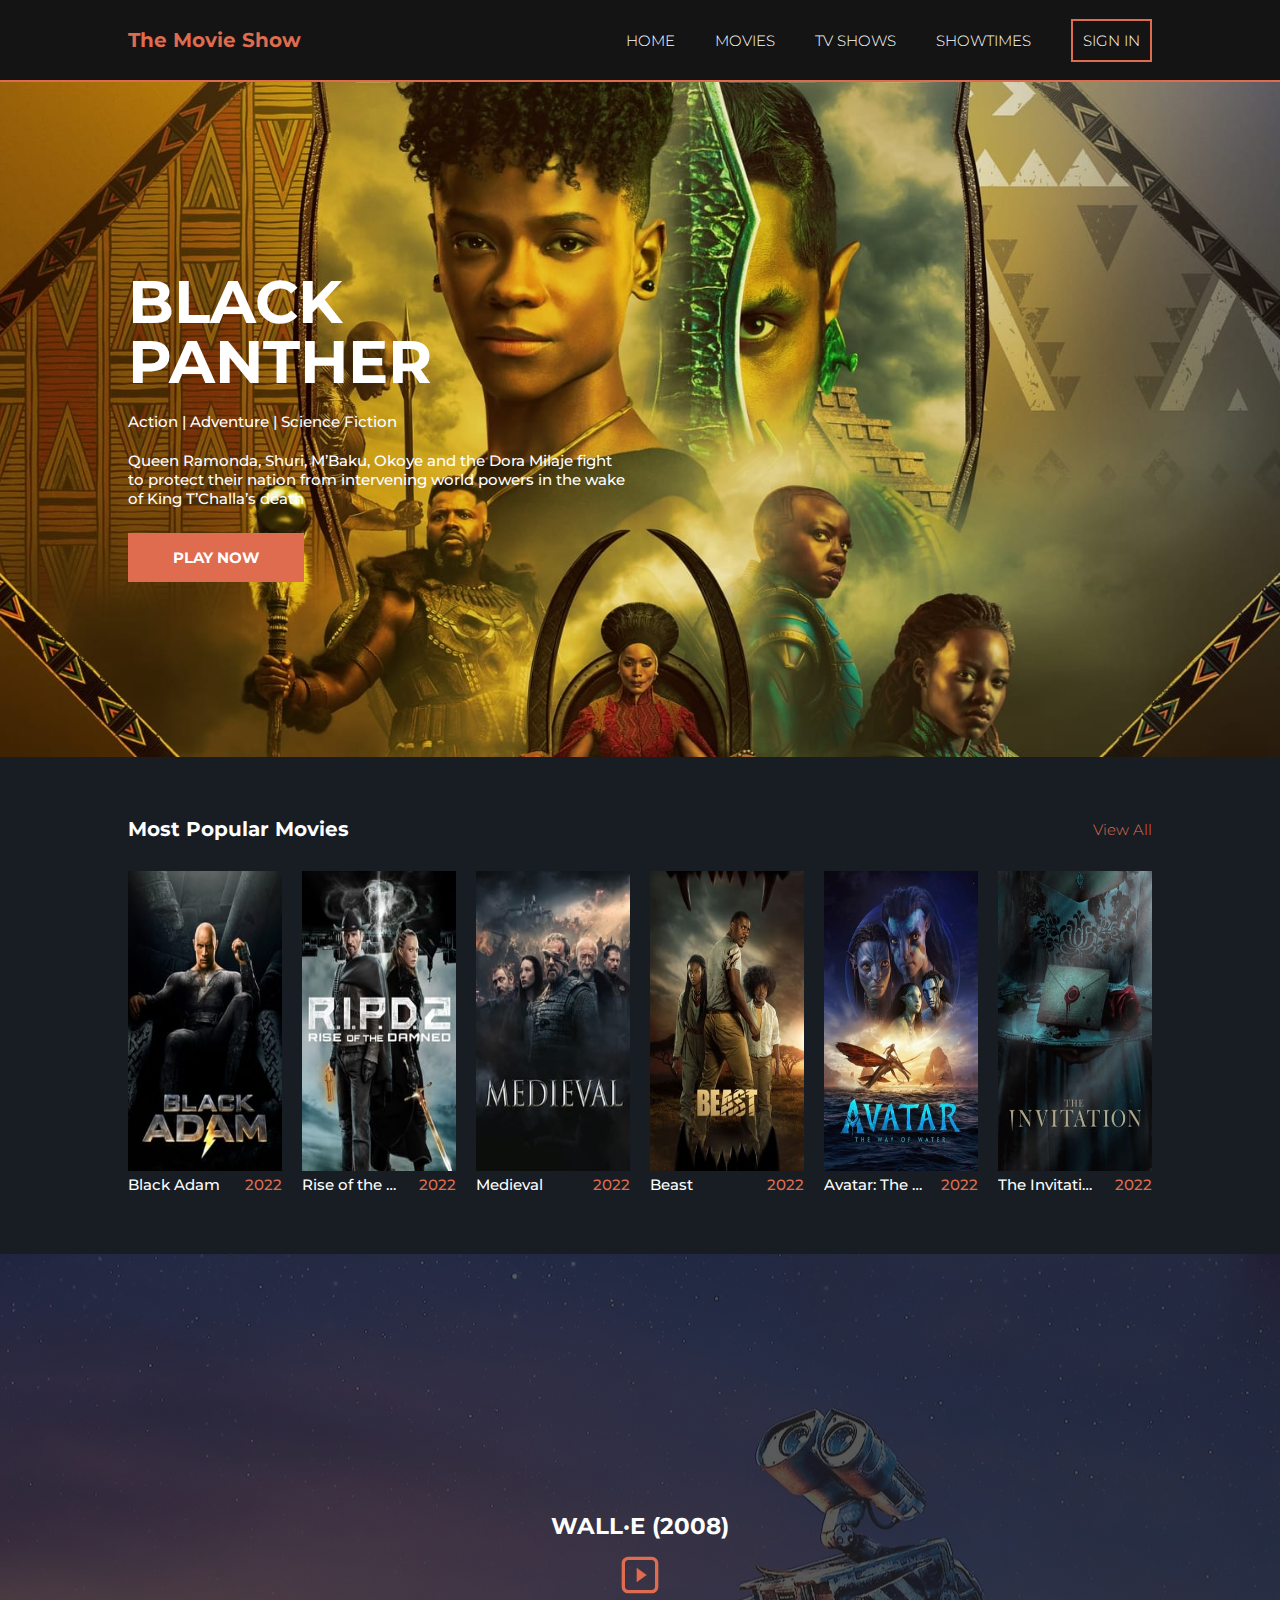
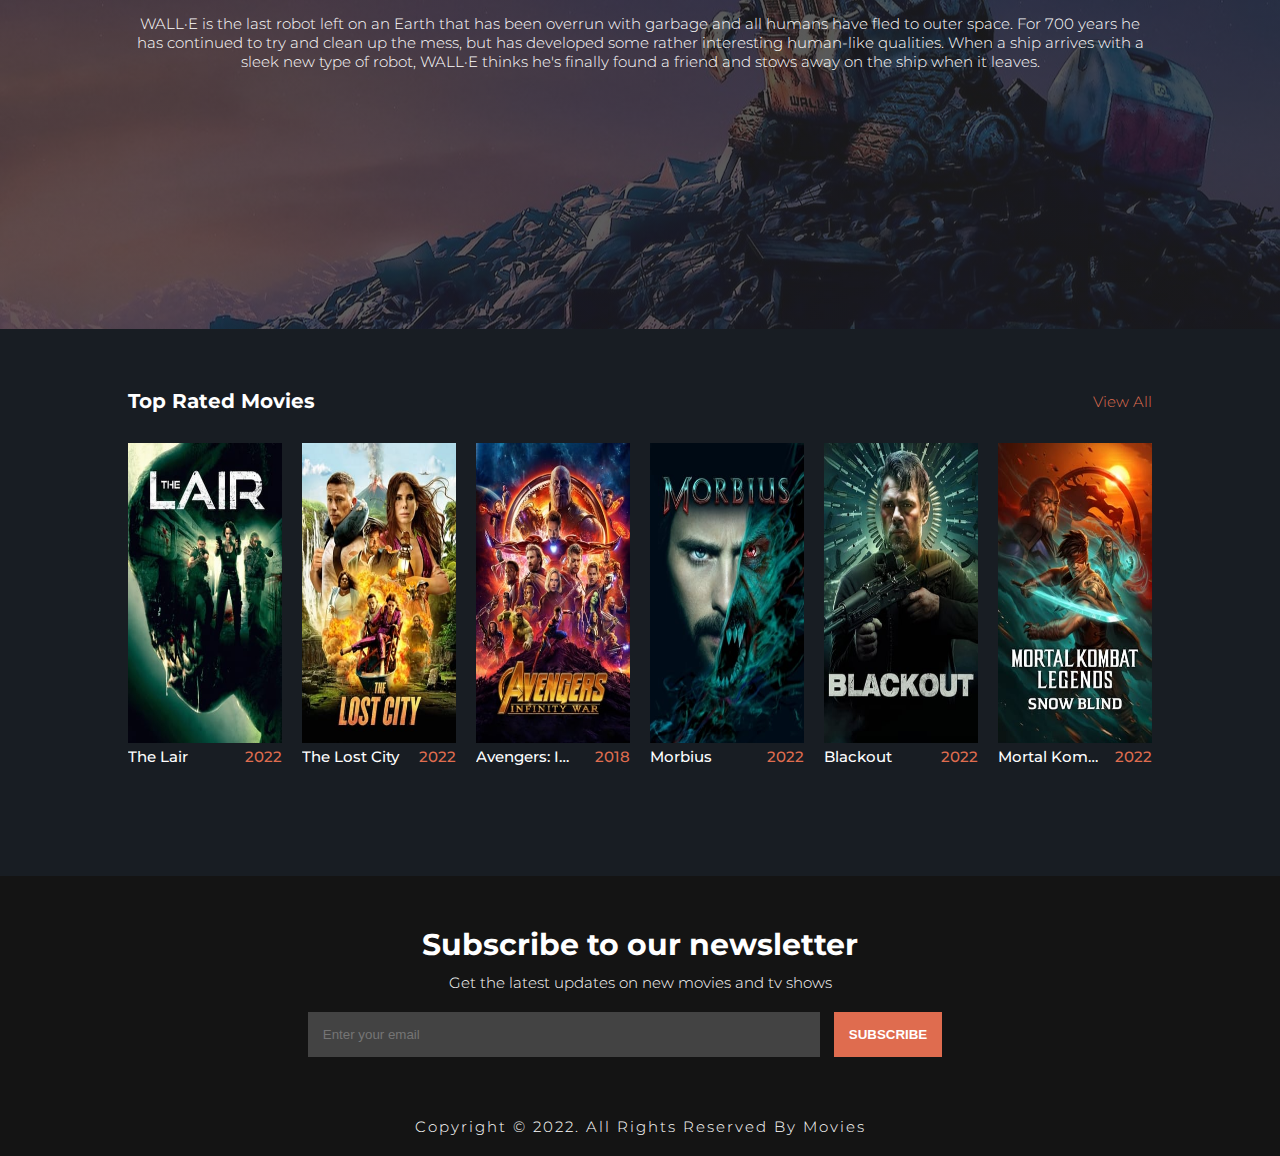
<file: index.html>
<!DOCTYPE html>
<html lang="en">

<head>
  <meta charset="UTF-8" />
  <meta name="viewport"
    content="width=device-width, user-scalable=no, initial-scale=1.0, maximum-scale=1.0, minimum-scale=1.0" />
  <meta http-equiv="X-UA-Compatible" content="ie=edge" />
  <title>Document</title>
  <link rel="preconnect" href="https://fonts.googleapis.com" />
  <link rel="preconnect" href="https://fonts.gstatic.com" crossorigin />
  <link href="https://fonts.googleapis.com/css2?family=Montserrat:wght@300;400;500;600;700&display=swap"
    rel="stylesheet" />
  <link rel="stylesheet" href="style.css" />
</head>

<body>
  <header>
    <div class="container">
      <nav class="navbar">
        <div class="navbar-brand">
          <a href="index.html" class="logo">The Movie Show</a>
        </div>
        <div class="navbar-collapse">
          <ul class="menu-items">
            <li>
              <a href="" class="nav-link">Home</a>
            </li>
            <li>
              <a href="movies.html" class="nav-link">Movies</a>
            </li>
            <li>
              <a href="tv-shows.html" class="nav-link">TV Shows</a>
            </li>
            <li>
              <a href="showtimes.html" class="nav-link">Showtimes</a>
            </li>
            <li>
              <a href="sign-in.html" class="nav-link sign-in">Sign in</a>
            </li>
          </ul>
        </div>
        <div class="mobile-nav">
          <button class="navbar-toggle">
            <span class="navbar-toggle-icon">
              <svg width="24" height="24" viewBox="0 0 24 24" fill="none" xmlns="http://www.w3.org/2000/svg">
                <path
                  d="M2 8C2 7.44772 2.44772 7 3 7H21C21.5523 7 22 7.44772 22 8C22 8.55228 21.5523 9 21 9H3C2.44772 9 2 8.55228 2 8Z"
                  fill="currentColor" />
                <path
                  d="M2 12C2 11.4477 2.44772 11 3 11H21C21.5523 11 22 11.4477 22 12C22 12.5523 21.5523 13 21 13H3C2.44772 13 2 12.5523 2 12Z"
                  fill="currentColor" />
                <path
                  d="M3 15C2.44772 15 2 15.4477 2 16C2 16.5523 2.44772 17 3 17H15C15.5523 17 16 16.5523 16 16C16 15.4477 15.5523 15 15 15H3Z"
                  fill="currentColor" />
              </svg>
            </span>
          </button>
        </div>
      </nav>
    </div>
  </header>
  <main>
    <section class="hero">
      <div class="container">
        <div class="poster">
          <div class="poster-info">
            <h1>Black Panther</h1>
            <span>Action | Adventure | Science Fiction</span>
            <p>
              Queen Ramonda, Shuri, M’Baku, Okoye and the Dora Milaje fight to
              protect their nation from intervening world powers in the wake
              of King T’Challa’s death
            </p>
            <a href="/" class="play-btn btn">Play Now</a>
          </div>
        </div>
      </div>
    </section>
    <section class="popular movies">
      <div class="container">
        <div class="categories">
          <h2 class="categories-title">Most Popular Movies</h2>
          <a href="/" class="view">View All</a>
        </div>
        <div class="movies-card-info grid">
          <div class="movie-card">
            <img src="./img/m1.jpg" alt="Sunset in the mountains" />
            <div class="movies-info">
              <a href="#" class="movie-title">
                <span>Black Adam</span>
              </a>
              <span class="year">2022</span>
            </div>
          </div>
          <div class="movie-card">
            <img src="./img/m2.jpg" alt="Sunset in the mountains" />
            <div class="movies-info">
              <a href="#" class="movie-title">
                <span>Rise of the Damned</span>
              </a>
              <span class="year">2022</span>
            </div>
          </div>
          <div class="movie-card">
            <img src="./img/m3.jpg" alt="Sunset in the mountains" />
            <div class="movies-info">
              <a href="#" class="movie-title">
                <span>Medieval</span>
              </a>
              <span class="year">2022</span>
            </div>
          </div>
          <div class="movie-card">
            <img src="./img/m4.jpg" alt="Sunset in the mountains" />
            <div class="movies-info">
              <a href="#" class="movie-title">
                <span>Beast</span>
              </a>
              <span class="year">2022</span>
            </div>
          </div>
          <div class="movie-card">
            <img src="./img/m5.jpg" alt="Sunset in the mountains" />
            <div class="movies-info">
              <a href="#" class="movie-title">
                <span>Avatar: The Way of Water</span>
              </a>
              <span class="year">2022</span>
            </div>
          </div>
          <div class="movie-card">
            <img src="./img/m6.jpg" alt="Sunset in the mountains" />
            <div class="movies-info">
              <a href="#" class="movie-title">
                <span>The Invitation</span>
              </a>
              <span class="year">2022</span>
            </div>
          </div>
        </div>
      </div>
    </section>
    <section class="trailer">
      <div class="custom-bg">
        <div class="container">
          <div class="trailer-info">
            <div class="play">
              <h2>WALL·E (2008)</h2>
              <a href="/" class="trailer-btn">
                <svg width="40" height="40" viewBox="0 0 24 24" fill="none" xmlns="http://www.w3.org/2000/svg">
                  <path fill-rule="evenodd" clip-rule="evenodd"
                    d="M19 3H5C3.89543 3 3 3.89543 3 5V19C3 20.1046 3.89543 21 5 21H19C20.1046 21 21 20.1046 21 19V5C21 3.89543 20.1046 3 19 3ZM5 1C2.79086 1 1 2.79086 1 5V19C1 21.2091 2.79086 23 5 23H19C21.2091 23 23 21.2091 23 19V5C23 2.79086 21.2091 1 19 1H5Z"
                    fill="currentColor" />
                  <path d="M16 12L10 16.3301V7.66987L16 12Z" fill="currentColor" />
                </svg>
              </a>
              <p>
                WALL·E is the last robot left on an Earth that has been
                overrun with garbage and all humans have fled to outer space.
                For 700 years he has continued to try and clean up the mess,
                but has developed some rather interesting human-like
                qualities. When a ship arrives with a sleek new type of robot,
                WALL·E thinks he's finally found a friend and stows away on
                the ship when it leaves.
              </p>
            </div>
          </div>
        </div>
      </div>
    </section>
    <section class="recent-movies">
      <div class="container">
        <div class="categories">
          <h2 class="categories-title">Top Rated Movies</h2>
          <a href="/" class="view">View All</a>
        </div>
        <div class="movies-card-info grid">
          <div class="movie-card">
            <img src="./img/m7.jpg" alt="Sunset in the mountains" />
            <div class="movies-info">
              <a href="#" class="movie-title">
                <span>The Lair</span>
              </a>
              <span class="year">2022</span>
            </div>
          </div>
          <div class="movie-card">
            <img src="./img/m8.jpg" alt="Sunset in the mountains" />
            <div class="movies-info">
              <a href="#" class="movie-title">
                <span>The Lost City</span>
              </a>
              <span class="year">2022</span>
            </div>
          </div>
          <div class="movie-card">
            <img src="./img/m9.jpg" alt="Sunset in the mountains" />
            <div class="movies-info">
              <a href="#" class="movie-title">
                <span>Avengers: Infinity War</span>
              </a>
              <span class="year">2018</span>
            </div>
          </div>
          <div class="movie-card">
            <img src="./img/m10.jpg" alt="Sunset in the mountains" />
            <div class="movies-info">
              <a href="#" class="movie-title">
                <span>Morbius</span>
              </a>
              <span class="year">2022</span>
            </div>
          </div>
          <div class="movie-card">
            <img src="./img/m11.jpg" alt="Sunset in the mountains" />
            <div class="movies-info">
              <a href="#" class="movie-title">
                <span>Blackout</span>
              </a>
              <span class="year">2022</span>
            </div>
          </div>
          <div class="movie-card">
            <img src="./img/m12.jpg" alt="Sunset in the mountains" />
            <div class="movies-info">
              <a href="#" class="movie-title">
                <span>Mortal Kombat Legends: Snow Blind</span>
              </a>
              <span class="year">2022</span>
            </div>
          </div>
        </div>
      </div>
    </section>
  </main>
  <footer>
    <div class="container">
      <div class="footer-content">
        <div class="subscribers-info">
          <h2>Subscribe to our newsletter</h2>
          <p>Get the latest updates on new movies and tv shows</p>
          <form action="">
            <div class="subscribe-input-box">
              <input type="email" placeholder="Enter your email" class="subscribe-input" />
              <button type="submit" class="sub-btn btn">Subscribe</button>
            </div>
            <p class="show-message"></p>
          </form>
        </div>
        <div class="footer-title">
          Copyright © 2022. All Rights Reserved By Movies
        </div>
      </div>
    </div>
  </footer>



  <script src="script.js"></script>
</body>

</html>
</file>
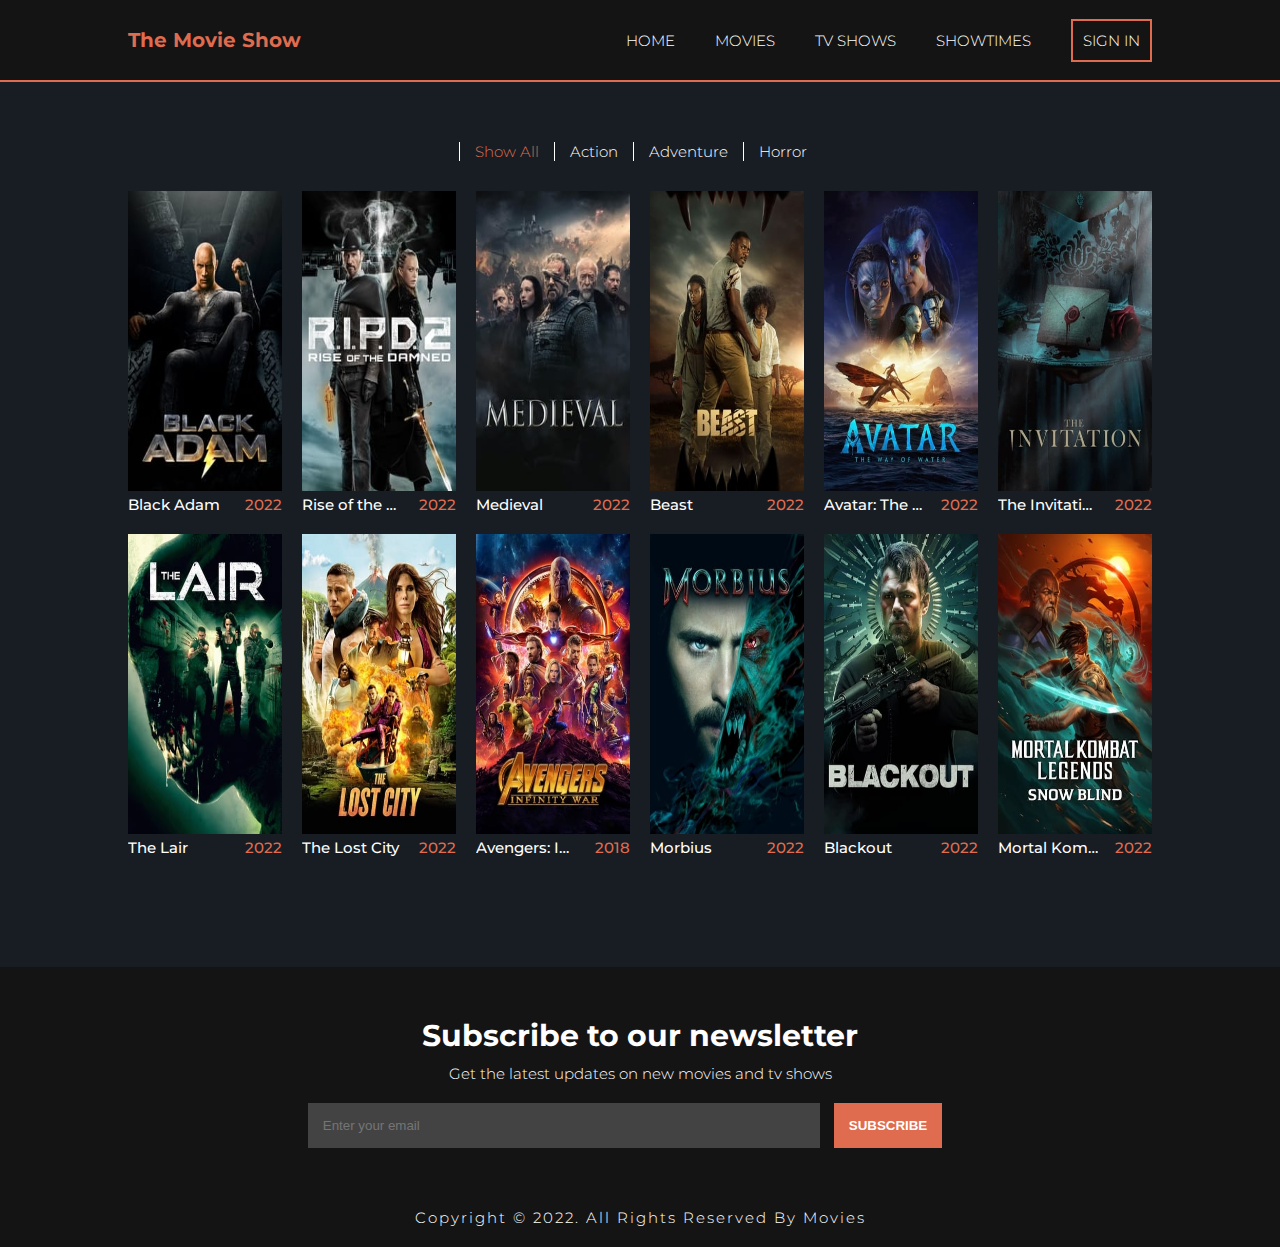
<file: movies.html>
<!DOCTYPE html>
<html lang="en">

<head>
  <meta charset="UTF-8">
  <meta http-equiv="X-UA-Compatible" content="IE=edge">
  <meta name="viewport" content="width=device-width, initial-scale=1.0">
  <title>Document</title>
  <link rel="preconnect" href="https://fonts.googleapis.com" />
  <link rel="preconnect" href="https://fonts.gstatic.com" crossorigin />
  <link href="https://fonts.googleapis.com/css2?family=Montserrat:wght@300;400;500;600;700&display=swap"
    rel="stylesheet" />
  <link rel="stylesheet" href="../style.css" />
</head>

<body>
  <header>
    <div class="container">
      <nav class="navbar">
        <a href="index.html" class="logo">The Movie Show</a>
        <ul class="menu-items">
          <li>
            <a href="" class="nav-link">Home</a>
          </li>
          <li>
            <a href="movies.html" class="nav-link">Movies</a>
          </li>
          <li>
            <a href="tv-shows.html" class="nav-link">TV Shows</a>
          </li>
          <li>
            <a href="showtimes.html" class="nav-link">Showtimes</a>
          </li>
          <li>
            <a href="sign-in.html" class="nav-link sign-in">Sign in</a>
          </li>
        </ul>
      </nav>
    </div>
  </header>
  <main>
    <section class="recent-movies">
      <div class="container">
        <div class="movie-filter">
          <div class="filter-items">
            <a href="#" class="filter-item active">
              <span>Show All</span>
            </a>
            <a href="#" class="filter-item">
              <span>Action</span>
            </a>
            <a href="#" class="filter-item">
              <span>Adventure</span>
            </a>
            <a href="#" class="filter-item">
              <span>Horror</span>
            </a>
          </div>
        </div>
        <div class="movies-card-info grid">
          <div class="movie-card">
            <img src="./img/m1.jpg" alt="Sunset in the mountains">
            <div class="movies-info">
              <a href="#" class="movie-title">
                <span>Black Adam</span>
              </a>
              <span class="year">2022</span>
            </div>
          </div>
          <div class="movie-card">
            <img src="./img/m2.jpg" alt="Sunset in the mountains">
            <div class="movies-info">
              <a href="#" class="movie-title">
                <span>Rise of the Damned</span>
              </a>
              <span class="year">2022</span>
            </div>
          </div>
          <div class="movie-card">
            <img src="./img/m3.jpg" alt="Sunset in the mountains">
            <div class="movies-info">
              <a href="#" class="movie-title">
                <span>Medieval</span>
              </a>
              <span class="year">2022</span>
            </div>
          </div>
          <div class="movie-card">
            <img src="./img/m4.jpg" alt="Sunset in the mountains">
            <div class="movies-info">
              <a href="#" class="movie-title">
                <span>Beast</span>
              </a>
              <span class="year">2022</span>
            </div>
          </div>
          <div class="movie-card">
            <img src="./img/m5.jpg" alt="Sunset in the mountains">
            <div class="movies-info">
              <a href="#" class="movie-title">
                <span>Avatar: The Way of Water</span>
              </a>
              <span class="year">2022</span>
            </div>
          </div>
          <div class="movie-card">
            <img src="./img/m6.jpg" alt="Sunset in the mountains">
            <div class="movies-info">
              <a href="#" class="movie-title">
                <span>The Invitation</span>
              </a>
              <span class="year">2022</span>
            </div>
          </div>
          <div class="movie-card">
            <img src="./img/m7.jpg" alt="Sunset in the mountains">
            <div class="movies-info">
              <a href="#" class="movie-title">
                <span>The Lair</span>
              </a>
              <span class="year">2022</span>
            </div>
          </div>
          <div class="movie-card">
            <img src="./img/m8.jpg" alt="Sunset in the mountains">
            <div class="movies-info">
              <a href="#" class="movie-title">
                <span>The Lost City</span>
              </a>
              <span class="year">2022</span>
            </div>
          </div>
          <div class="movie-card">
            <img src="./img/m9.jpg" alt="Sunset in the mountains">
            <div class="movies-info">
              <a href="#" class="movie-title">
                <span>Avengers: Infinity War</span>
              </a>
              <span class="year">2018</span>
            </div>
          </div>
          <div class="movie-card">
            <img src="./img/m10.jpg" alt="Sunset in the mountains">
            <div class="movies-info">
              <a href="#" class="movie-title">
                <span>Morbius</span>
              </a>
              <span class="year">2022</span>
            </div>
          </div>
          <div class="movie-card">
            <img src="./img/m11.jpg" alt="Sunset in the mountains">
            <div class="movies-info">
              <a href="#" class="movie-title">
                <span>Blackout</span>
              </a>
              <span class="year">2022</span>
            </div>
          </div>
          <div class="movie-card">
            <img src="./img/m12.jpg" alt="Sunset in the mountains">
            <div class="movies-info">
              <a href="#" class="movie-title">
                <span>Mortal Kombat Legends: Snow Blind</span>
              </a>
              <span class="year">2022</span>
            </div>
          </div>
        </div>
      </div>
    </section>
  </main>
  <footer>
    <div class="container">
      <div class="footer-content">
        <div class="subscribers-info">
          <h2>Subscribe to our newsletter</h2>
          <p>Get the latest updates on new movies and tv shows</p>
          <form action="">
            <div class="subscribe-input-box">
              <input type="email" placeholder="Enter your email" class="subscribe-input" />
              <button type="submit" class="sub-btn btn">Subscribe</button>
            </div>
            <p class="show-message"></p>
          </form>
        </div>
        <div class="footer-title">
          Copyright © 2022. All Rights Reserved By Movies
        </div>
      </div>
    </div>
  </footer>
  <script src="script.js"></script>
</body>

</html>
</file>
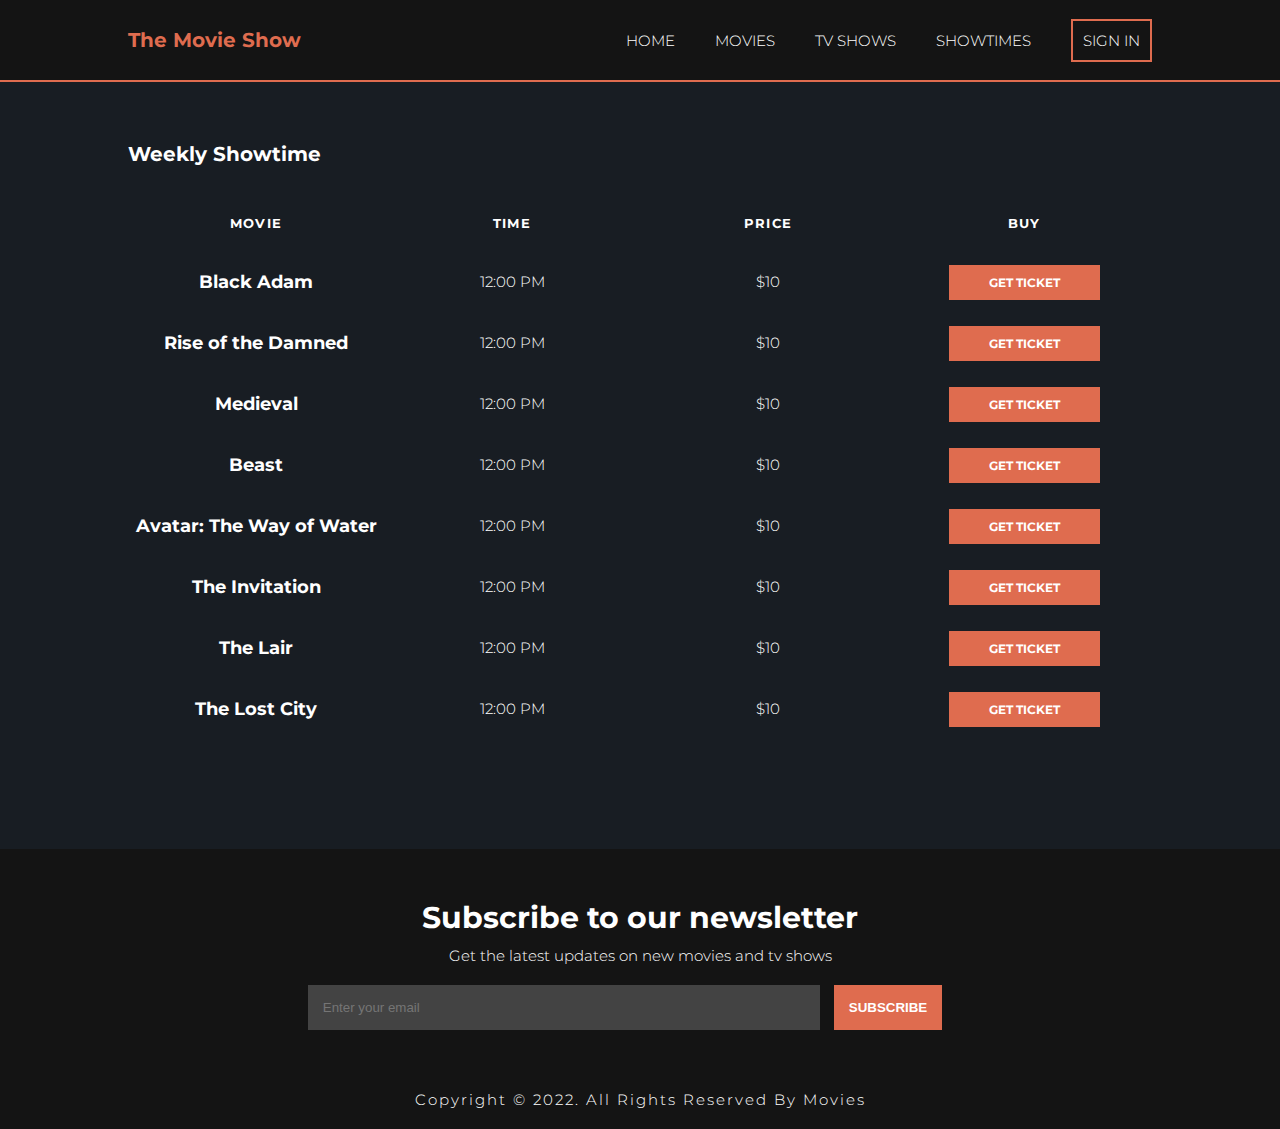
<file: showtimes.html>
<!DOCTYPE html>
<html lang="en">

<head>
  <meta charset="UTF-8" />
  <meta http-equiv="X-UA-Compatible" content="IE=edge" />
  <meta name="viewport" content="width=device-width, initial-scale=1.0" />
  <title>Document</title>
  <link rel="preconnect" href="https://fonts.googleapis.com" />
  <link rel="preconnect" href="https://fonts.gstatic.com" crossorigin />
  <link href="https://fonts.googleapis.com/css2?family=Montserrat:wght@300;400;500;600;700&display=swap"
    rel="stylesheet" />
  <link rel="stylesheet" href="style.css" />
</head>

<body>
  <header>
    <div class="container">
      <nav class="navbar">
        <a href="index.html" class="logo">The Movie Show</a>
        <ul class="menu-items">
          <li>
            <a href="index.html" class="nav-link">Home</a>
          </li>
          <li>
            <a href="movies.html" class="nav-link">Movies</a>
          </li>
          <li>
            <a href="tv-shows.html" class="nav-link">TV Shows</a>
          </li>
          <li>
            <a href="showtimes.html" class="nav-link">Showtimes</a>
          </li>
          <li>
            <a href="sign-in.html" class="nav-link sign-in">Sign in</a>
          </li>
        </ul>
      </nav>
    </div>
  </header>
  <main>
    <section class="showtimes">
      <div class="container">
        <h2 class="categories-title">Weekly Showtime</h2>
        <div class="showtimes-table">
          <table>
            <thead>
              <tr>
                <th scope="col">Movie</th>
                <th scope="col">Time</th>
                <th scope="col">Price</th>
                <th scope="col">Buy</th>
              </tr>
            </thead>
            <tbody>
              <tr class="info">
                <td>
                  <h3>Black Adam</h3>
                </td>
                <td>12:00 PM</td>
                <td>$10</td>
                <td>
                  <a href="sign-in.html" class="buy-btn btn">Get Ticket</a>
                </td>
              </tr>
              <tr class="info">
                <td>
                  <h3>Rise of the Damned</h3>
                </td>
                <td>12:00 PM</td>
                <td>$10</td>
                <td>
                  <a href="sign-in.html" class="buy-btn btn">Get Ticket</a>
                </td>
              </tr>
              <tr class="info">
                <td>
                  <h3>Medieval</h3>
                </td>
                <td>12:00 PM</td>
                <td>$10</td>
                <td>
                  <a href="sign-in.html" class="buy-btn btn">Get Ticket</a>
                </td>
              </tr>
              <tr class="info">
                <td>
                  <h3>Beast</h3>
                </td>
                <td>12:00 PM</td>
                <td>$10</td>
                <td>
                  <a href="sign-in.html" class="buy-btn btn">Get Ticket</a>
                </td>
              </tr>
              <tr class="info">
                <td>
                  <h3>Avatar: The Way of Water</h3>
                </td>
                <td>12:00 PM</td>
                <td>$10</td>
                <td>
                  <a href="sign-in.html" class="buy-btn btn">Get Ticket</a>
                </td>
              </tr>
              <tr class="info">
                <td>
                  <h3>The Invitation</h3>
                </td>
                <td>12:00 PM</td>
                <td>$10</td>
                <td>
                  <a href="sign-in.html" class="buy-btn btn">Get Ticket</a>
                </td>
              </tr>
              <tr class="info">
                <td>
                  <h3>The Lair</h3>
                </td>
                <td>12:00 PM</td>
                <td>$10</td>
                <td>
                  <a href="sign-in.html" class="buy-btn btn">Get Ticket</a>
                </td>
              </tr>
              <tr class="info">
                <td>
                  <h3>The Lost City</h3>
                </td>
                <td>12:00 PM</td>
                <td>$10</td>
                <td>
                  <a href="sign-in.html" class="buy-btn btn">Get Ticket</a>
                </td>
              </tr>
            </tbody>
          </table>
        </div>
      </div>
    </section>
  </main>
  <footer>
    <div class="container">
      <div class="footer-content">
        <div class="subscribers-info">
          <h2>Subscribe to our newsletter</h2>
          <p>Get the latest updates on new movies and tv shows</p>
          <form action="">
            <div class="subscribe-input-box">
              <input type="email" placeholder="Enter your email" class="subscribe-input" />
              <button type="submit" class="sub-btn btn">Subscribe</button>
            </div>
            <p class="show-message"></p>
          </form>
        </div>
        <div class="footer-title">
          Copyright © 2022. All Rights Reserved By Movies
        </div>
      </div>
    </div>
  </footer>
  <script src="script.js"></script>
</body>

</html>
</file>
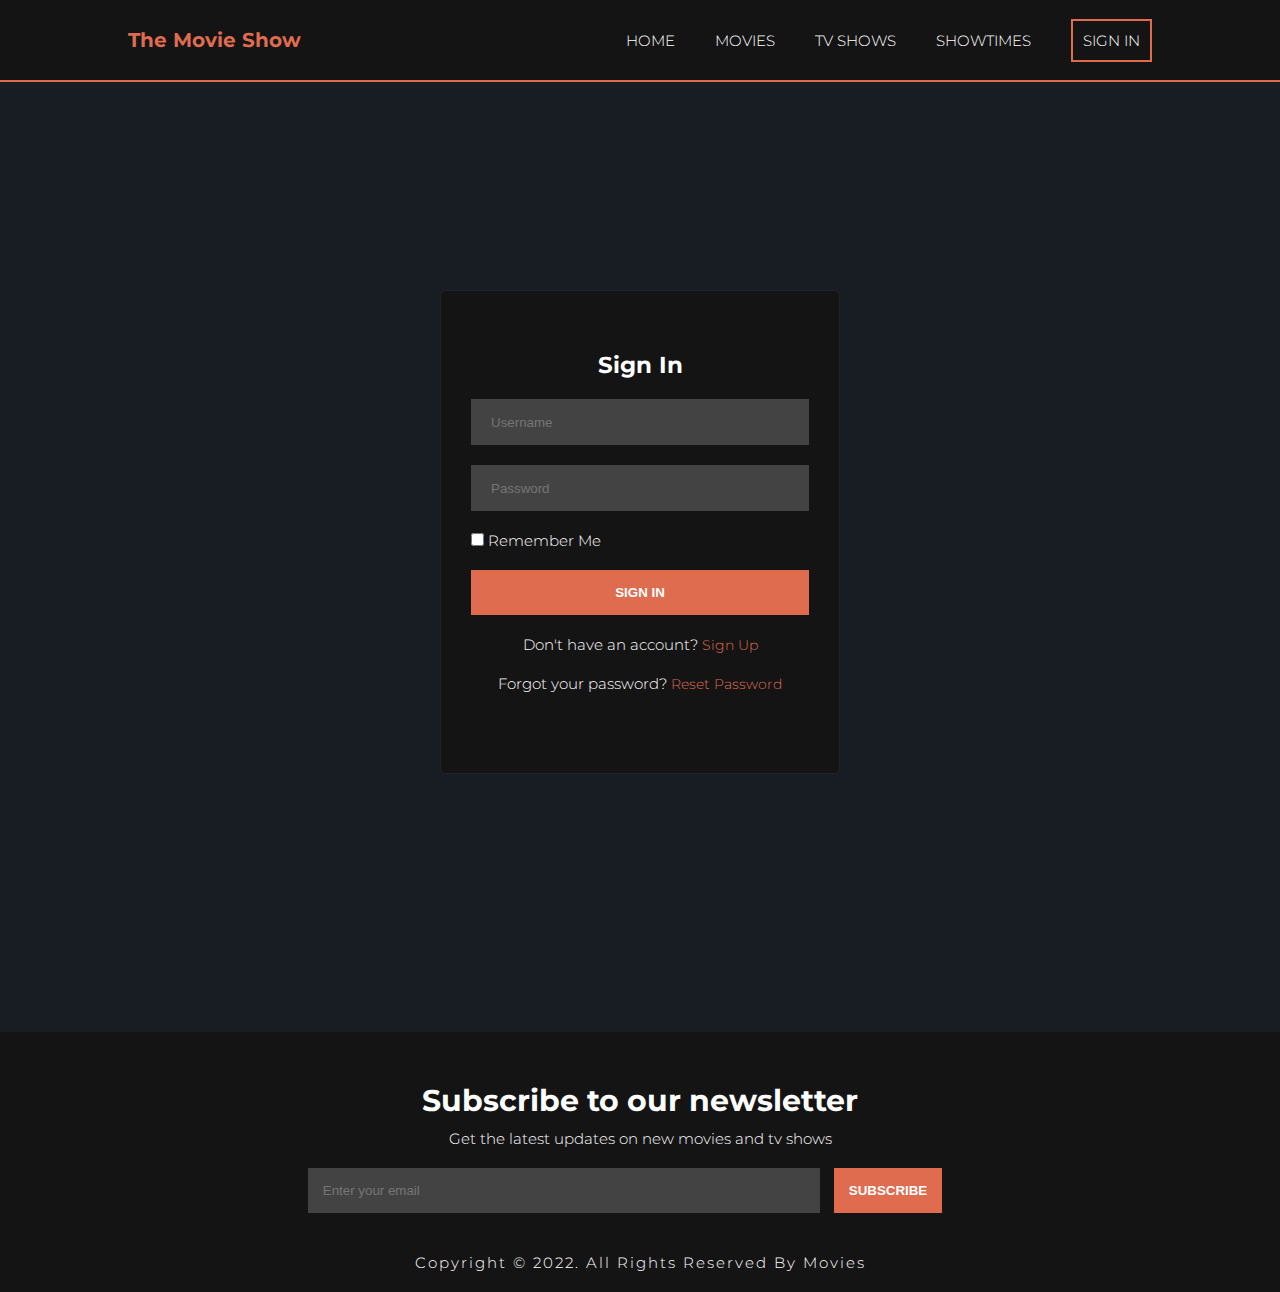
<file: sign-in.html>
<!DOCTYPE html>
<html lang="en">

<head>
  <meta charset="UTF-8">
  <meta http-equiv="X-UA-Compatible" content="IE=edge">
  <meta name="viewport" content="width=device-width, initial-scale=1.0">
  <title>Document</title>
  <link rel="preconnect" href="https://fonts.googleapis.com" />
  <link rel="preconnect" href="https://fonts.gstatic.com" crossorigin />
  <link href="https://fonts.googleapis.com/css2?family=Montserrat:wght@300;400;500;600;700&display=swap"
    rel="stylesheet" />

  <link rel="stylesheet" href="style.css" />
</head>

<body>

  <header>
    <div class="container">
      <nav class="navbar">
        <a href="/" class="logo">The Movie Show</a>
        <ul class="menu-items">
          <li>
            <a href="index.html" class="nav-link">Home</a>
          </li>
          <li>
            <a href="movies.html" class="nav-link">Movies</a>
          </li>
          <li>
            <a href="tv-shows.html" class="nav-link">TV Shows</a>
          </li>
          <li>
            <a href="showtimes.html" class="nav-link">Showtimes</a>
          </li>
          <li>
            <a href="sign-in.html" class="nav-link sign-in">Sign in</a>
          </li>
        </ul>
      </nav>
    </div>
  </header>

  <section class="sign-in">
    <div class="container">
      <div class="sign-content">
        <form action="" class="sign-form">
          <h2>Sign In</h2>
          <div class="input-box">
            <input type="text" placeholder="Username" class="user-input">
          </div>
          <div class="input-box">
            <input type="password" placeholder="Password" class="user-input">
          </div>
          <div class="input-box remember">
            <input type="checkbox">
            <label for="">Remember Me</label>
          </div>
          <div class="input-box">
            <input type="submit" value="Sign In" class="sign-btn btn">
          </div>
          <div class="input-box">
            <p>Don't have an account? <a href="index.html" class="input-link">Sign Up</a></p>
          </div>
          <div class="input-box">
            <p>Forgot your password? <a href="index.html" class="input-link">Reset Password</a></p>
          </div>
        </form>
      </div>
    </div>
  </section>

  <footer>
    <div class="container">
      <div class="footer-content">
        <div class="subscribers-info">
          <h2>Subscribe to our newsletter</h2>
          <p>Get the latest updates on new movies and tv shows</p>
          <form action="">
            <input type="email" placeholder="Enter your email" class="subscribe-input">
            <button type="submit" class="sub-btn btn">Subscribe</button>
          </form>
        </div>
        <div class="footer-title">Copyright © 2022. All Rights Reserved By Movies</div>
      </div>
    </div>
  </footer>


</body>

</html>
</file>
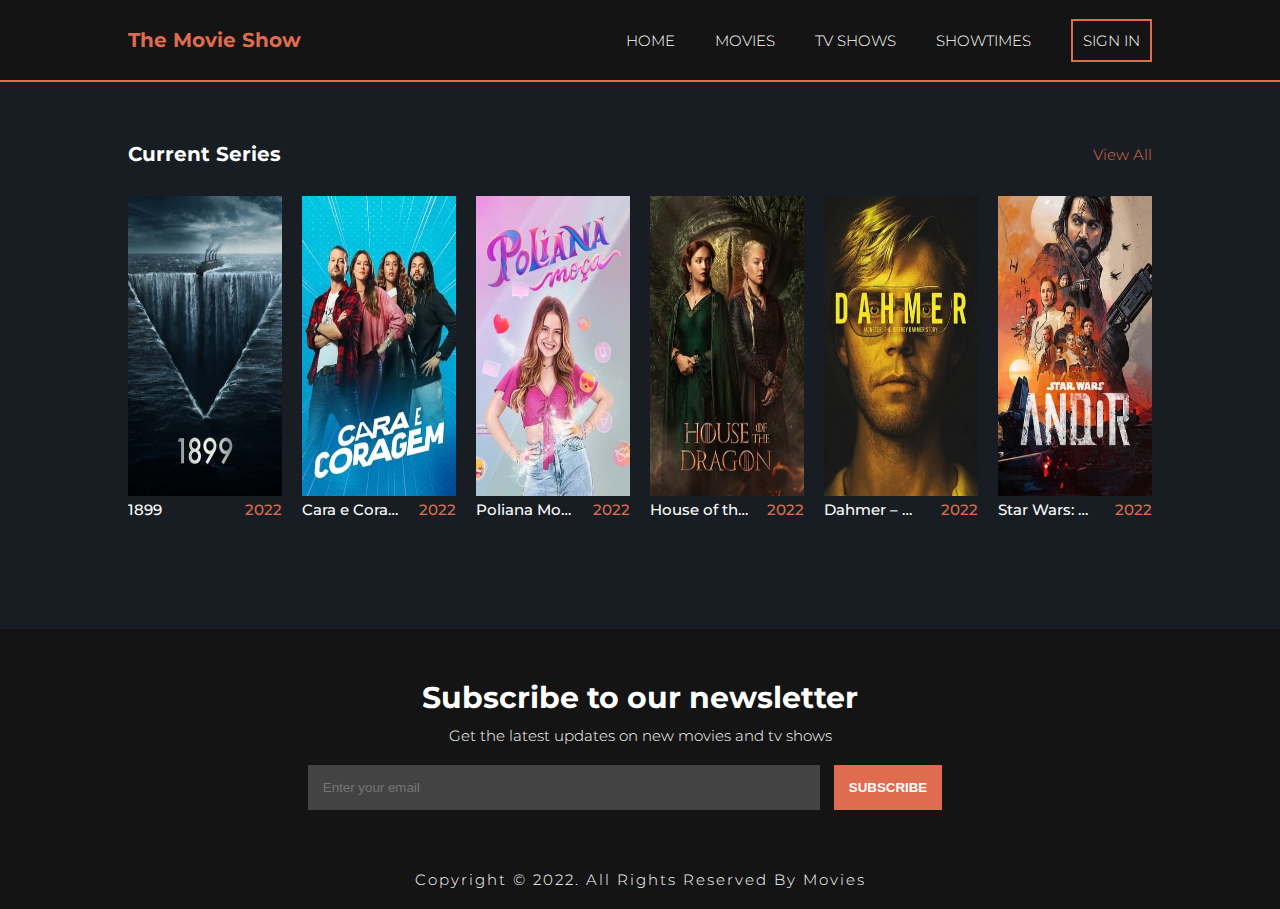
<file: tv-shows.html>
<!DOCTYPE html>
<html lang="en">
<head>
    <meta charset="UTF-8">
    <meta http-equiv="X-UA-Compatible" content="IE=edge">
    <meta name="viewport" content="width=device-width, initial-scale=1.0">
    <title>Document</title>
    <link rel="preconnect" href="https://fonts.googleapis.com" />
    <link rel="preconnect" href="https://fonts.gstatic.com" crossorigin />
    <link href="https://fonts.googleapis.com/css2?family=Montserrat:wght@300;400;500;600;700&display=swap"
        rel="stylesheet" />
    <link rel="stylesheet" href="style.css" />
</head>
<body>
    <header>
        <div class="container">
            <nav class="navbar">
                <a href="/" class="logo">The Movie Show</a>
                <ul class="menu-items">
                    <li>
                        <a href="index.html" class="nav-link">Home</a>
                    </li>
                    <li>
                        <a href="movies.html" class="nav-link">Movies</a>
                    </li>
                    <li>
                        <a href="tv-shows.html" class="nav-link">TV Shows</a>
                    </li>
                    <li>
                        <a href="showtimes.html" class="nav-link">Showtimes</a>
                    </li>
                    <li>
                        <a href="./sign-in.html" class="nav-link sign-in">Sign in</a>
                    </li>
                </ul>
            </nav>
        </div>
    </header>
<main>
    <section class="tv-shows">
        <div class="container">
            <div class="categories">
                <h2 class="categories-title">Current Series</h2>
                <a href="/" class="view">View All</a>
              </div>
              <div class="movies-card-info grid">
                <div class="movie-card">
                  <img src="./img/tv1.jpg" alt="Sunset in the mountains" />
                  <div class="movies-info">
                    <a href="#" class="movie-title">
                      <span>1899</span>
                    </a>
                    <span class="year">2022</span>
                  </div>
                </div>
                <div class="movie-card">
                  <img src="./img/tv2.jpg" alt="Sunset in the mountains" />
                  <div class="movies-info">
                    <a href="#" class="movie-title">
                      <span>Cara e Coragem</span>
                    </a>
                    <span class="year">2022</span>
                  </div>
                </div>
                <div class="movie-card">
                  <img src="./img/tv3.jpg" alt="Sunset in the mountains" />
                  <div class="movies-info">
                    <a href="#" class="movie-title">
                      <span>Poliana Moça</span>
                    </a>
                    <span class="year">2022</span>
                  </div>
                </div>
                <div class="movie-card">
                  <img src="./img/tv4.jpg" alt="Sunset in the mountains" />
                  <div class="movies-info">
                    <a href="#" class="movie-title">
                      <span>House of the Dragon</span>
                    </a>
                    <span class="year">2022</span>
                  </div>
                </div>
                <div class="movie-card">
                  <img src="./img/tv5.jpg" alt="Sunset in the mountains" />
                  <div class="movies-info">
                    <a href="#" class="movie-title">
                      <span>Dahmer – Monster: The Jeffrey Dahmer Story</span>
                    </a>
                    <span class="year">2022</span>
                  </div>
                </div>
                <div class="movie-card">
                  <img src="./img/tv6.jpg" alt="Sunset in the mountains" />
                  <div class="movies-info">
                    <a href="#" class="movie-title">
                      <span>Star Wars: Andor</span>
                    </a>
                    <span class="year">2022</span>
                  </div>
                </div>
              </div>
        </div>
    </section>
</main>
<footer>
  <div class="container">
    <div class="footer-content">
      <div class="subscribers-info">
        <h2>Subscribe to our newsletter</h2>
        <p>Get the latest updates on new movies and tv shows</p>
        <form action="">
          <div class="subscribe-input-box">
            <input type="email" placeholder="Enter your email" class="subscribe-input" />
            <button type="submit" class="sub-btn btn">Subscribe</button>
          </div>
          <p class="show-message"></p>
        </form>
      </div>
      <div class="footer-title">
        Copyright © 2022. All Rights Reserved By Movies
      </div>
    </div>
  </div>
</footer>
<script src="script.js"></script>
</body>
</html>
</file>
<file: style.css>
* {
  margin: 0;
  padding: 0;
  box-sizing: border-box;
  list-style: none;
  text-decoration: none;
}

html {
  font-size: 62.5%;
}

body {
  font-family: "Montserrat", sans-serif;
  font-size: 1.5rem;
  font-weight: 300;
  color: #fff;
  background-color: #181d23;
  overflow-x: hidden;
}

input {
  border: none;
  outline: none;
}

button {
  border: none;
  outline: none;
}

.grid {
  display: grid;
  gap: 2rem;
}

.container {
  width: 80%;
  margin: 0 auto;
}

header {
  background-color: #141414;
  border-bottom: 2px solid #df6c4f;
}

a.logo {
  color: #df6c4f;
  font-size: 2rem;
  font-weight: 700;
}

.navbar {
  display: flex;
  align-items: center;
  justify-content: space-between;
  background-color: #141414;
  height: 8rem;
}

ul.menu-items {
  display: flex;
  gap: 4rem;
}

a.nav-link {
  color: #fff;
  text-transform: uppercase;
}

a.nav-link:hover {
  color: #df6c4f;
}

.mobile-nav {
  display: none;
}

.nav-link.sign-in {
  border: 2px solid #df6c4f;
  padding: 1rem;
}

.nav-link.sign-in:hover {
  color: #df6c4f;
  border: 2px solid #fff;
}

.hero {
  background-image: url("img/black-panther.jpg");
  background-repeat: no-repeat;
  background-size: cover;
  background-position: top center;
  height: 75vh;
}

.poster {
  display: flex;
  align-items: center;
  font-weight: 500;
  width: 50rem;
  height: 75vh;
}

.poster-info h1 {
  font-size: 6rem;
  line-height: 1;
  text-transform: uppercase;
  padding-bottom: 2rem;
}

.poster-info p {
  padding: 2rem 0 4rem 0;
}

.btn {
  padding: 1.5rem 3em;
  background-color: #df6c4f;
  color: #fff;
  font-weight: 700;
  text-transform: uppercase;
}

.btn:hover {
  background-color: #fff;
  color: #df6c4f;
}

.categories {
  display: flex;
  align-items: center;
  justify-content: space-between;
  padding-bottom: 3rem;
}

.categories-title {
  font-size: 2rem;
}

.view {
  color: #df6c4f;
}

.popular.movies {
  padding: 6rem 0;
}

.movies-card-info {
  grid-template-columns: repeat(6, 1fr);
}

.movie-card {
  position: relative;
}

.movie-card img {
  width: 100%;
  height: 30rem;
}

.movies-info {
  display: flex;
  justify-content: space-between;
  font-weight: 500;
}

.movie-title {
  color: #fff;
}

.movie-title:hover {
  color: #df6c4f;
}

.movie-title span {
  width: 100px;
  white-space: nowrap;
  overflow: hidden;
  text-overflow: ellipsis;
  display: block;
}

.year {
  color: #df6c4f;
}

.trailer {
  background-image: url(img/bg-2.jpg);
  background-repeat: no-repeat;
  background-size: cover;
  background-position: center;
  position: relative;
}

.custom-bg {
  background: linear-gradient(
    to right,
    rgba(32, 32, 32, 0.7) 150px,
    rgba(32, 32, 32, 0.77) 100%
  );
}

.trailer-info {
  display: flex;
  align-items: center;
  justify-content: center;
  height: 75vh;
}

.play {
  text-align: center;
}

.trailer-btn {
  display: block;
  padding: 1.5rem 0;
}

.play svg {
  color: #df6c4f;
}

.recent-movies {
  padding: 6rem 0;
}

.movie-filter {
  display: inline-block;
  width: 100%;
  vertical-align: top;
  margin-bottom: 3rem;
}

.filter-items {
  display: flex;
  align-items: center;
  justify-content: center;
}

.filter-item.active {
  color: #df6c4f;
}

.filter-item {
  color: #fff;
  border-left: 1px solid #fff;
  padding: 0 1.5rem;
}

.showtimes {
  padding: 6rem 0;
}

.showtimes .categories-title {
  padding-bottom: 3rem;
}

.buy-btn {
  font-size: 1.2rem;
  padding: 1rem 4rem;
}

.tv-shows {
  padding: 6rem 0;
}

.sign-content {
  display: flex;
  flex-direction: row;
  justify-content: center;
  align-items: center;
  width: 100%;
  min-height: 100vh;
  padding: 5rem 0;
}

.sign-form {
  background-color: #141414;
  border: 1px solid #222028;
  border-radius: 0.6rem;
  display: flex;
  flex-direction: column;
  justify-content: center;
  align-items: center;
  padding: 6rem 3rem;
  position: relative;
  width: 100%;
  max-width: 40rem;
  text-align: center;
}

.sign-form h2 {
  padding-bottom: 2rem;
}

.input-box {
  position: relative;
  margin-bottom: 2rem;
  width: 100%;
}

.user-input {
  width: 100%;
  background-color: #fff3;
  height: 46px;
  color: #fff;
  width: 100%;
  color: #fff;
  padding: 0 20px;
}

.remember {
  text-align: left;
}

.sign-btn.btn {
  width: 100%;
  cursor: pointer;
}

.input-link {
  font-size: 1.4rem;
  color: #df6c4f;
}

table {
  border-collapse: collapse;
  width: 100%;
  table-layout: fixed;
}

table th,
table td {
  padding: 2rem 0;
  text-align: center;
}

table th {
  font-size: 0.85em;
  letter-spacing: 0.1em;
  text-transform: uppercase;
}

footer {
  background-color: #141414;
  margin-top: 5rem;
  padding: 2rem 0;
}

.subscribers-info {
  padding: 3rem 0;
}

.subscribers-info h2 {
  font-size: 3rem;
  color: #fff;
}

.subscribers-info p {
  padding: 1rem 0;
}

.subscribe-input {
  color: #fff;
  background-color: #fff3;
  padding: 1.5rem;
  width: 50%;
  margin: 1rem 0;
}

.sub-btn {
  padding: 1.5rem;
  border: none;
  margin-right: 3rem;
  margin-left: 1rem;
  cursor: pointer;
}

.footer-content {
  text-align: center;
}

.footer-title {
  letter-spacing: 2px;
}

.show-message {
  color: #df6c4f;
  font-size: 2rem;
}



/* responsive */

@media screen and (max-width: 1140px) {
  .movies-card-info {
    grid-template-columns: repeat(5, 1fr);
  }
}

@media screen and (max-width: 1024px) {
  .navbar-collapse {
    display: none;
  }

  .mobile-nav {
    display: block;
  }
  
  .movies-card-info {
    grid-template-columns: repeat(4, 1fr);
  }
}

@media screen and (max-width: 768px) {
  html {
    font-size: 50%;
  }

  table {
    border: 0;
  }

  table caption {
    font-size: 1.3em;
  }

  table thead {
    border: none;
    clip: rect(0 0 0 0);
    height: 1px;
    margin: -1px;
    overflow: hidden;
    padding: 0;
    position: absolute;
    width: 1px;
  }

  table tr {
    border-bottom: 3px solid #ddd;
    display: block;
    margin-bottom: 0.625em;
  }

  table td {
    border-bottom: 1px solid #ddd;
    display: block;
    font-size: 0.8em;
    text-align: left;
  }

  table td::before {
    content: attr(data-label);
    float: left;
    font-weight: bold;
    text-transform: uppercase;
  }

  table td:last-child {
    border-bottom: 0;
  }
}

@media only screen and (max-width: 600px) and (min-width: 400px) {
  .movies-card-info {
    grid-template-columns: repeat(2, 1fr);
  }
}

.navbar-toggle {
  background: none;
}

.navbar-toggle-icon svg {
  color: #df6c4f;
}
</file>
